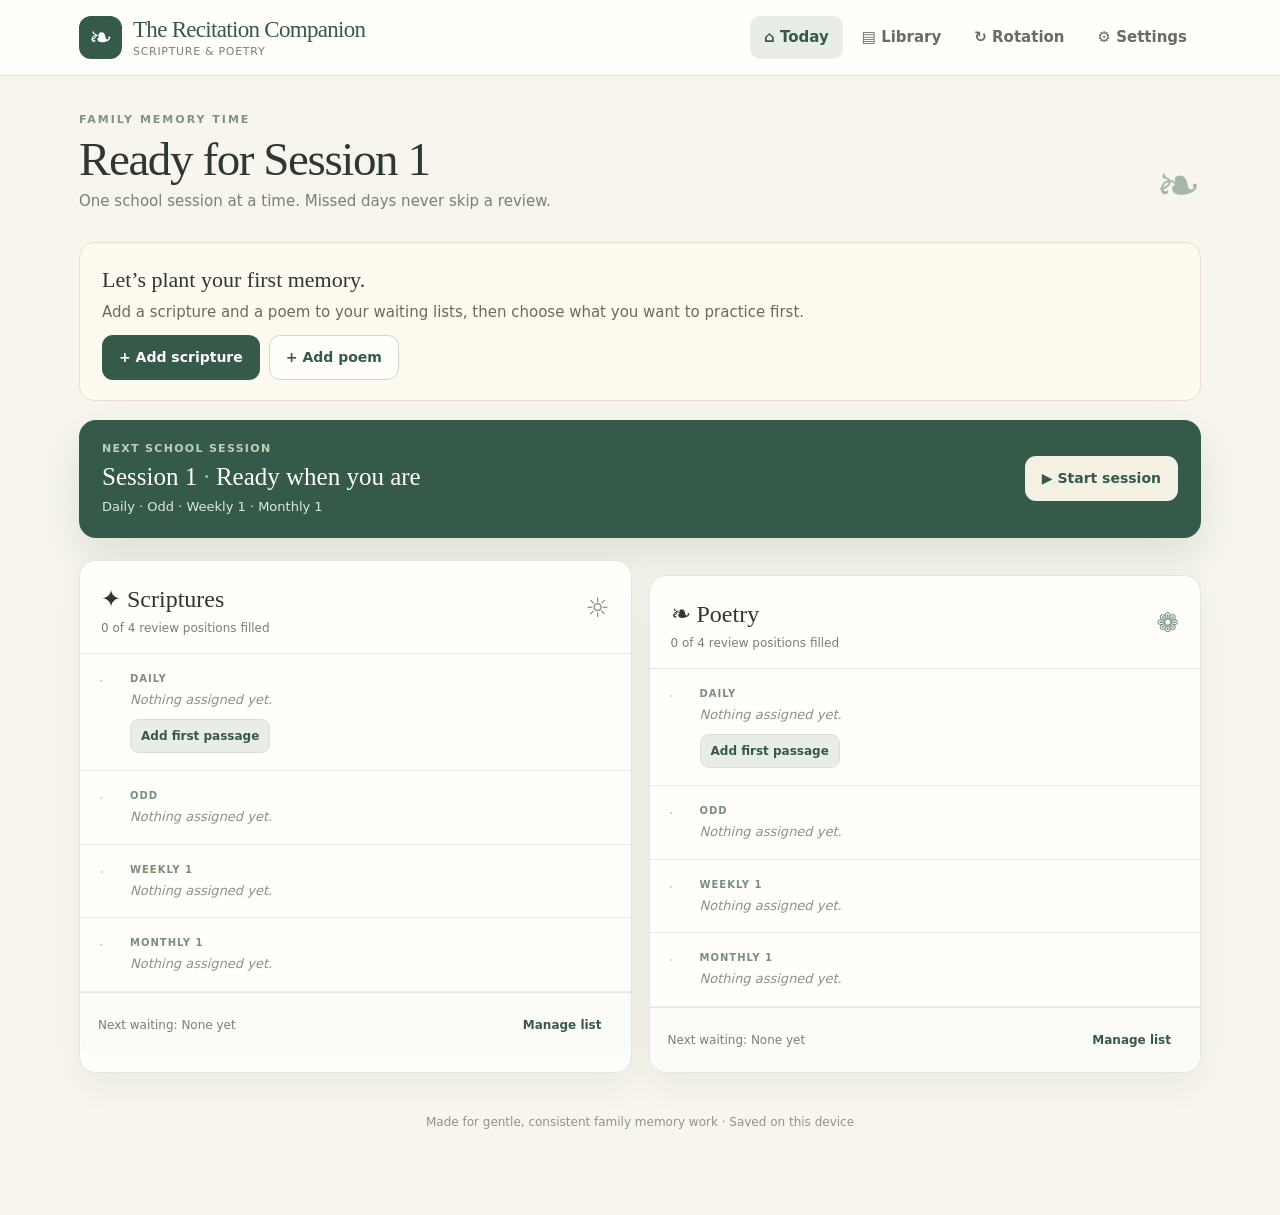
<file: index.html>
<!DOCTYPE html>
<html lang="en">
<head>
  <meta charset="utf-8" />
  <meta name="viewport" content="width=device-width, initial-scale=1, viewport-fit=cover" />
  <meta name="theme-color" content="#355a49" />
  <meta name="description" content="A gentle family scripture and poetry memory rotation that follows your school days." />
  <title>The Recitation Companion — Scripture & Poetry</title>
  <link rel="manifest" href="manifest.webmanifest" />
  <link rel="icon" href="icon.svg" type="image/svg+xml" />
  <link rel="apple-touch-icon" href="icon-180.png" />
  <link rel="stylesheet" href="styles.css" />
</head>
<body>
  <div id="app"></div>
  <div id="toast" class="toast" role="status" aria-live="polite"></div>
  <input id="file-import" type="file" accept=".txt,.md,.csv,text/plain,text/markdown,text/csv" hidden />
  <input id="backup-import" type="file" accept=".json,application/json" hidden />
  <script src="app.js" defer></script>
</body>
</html>
</file>
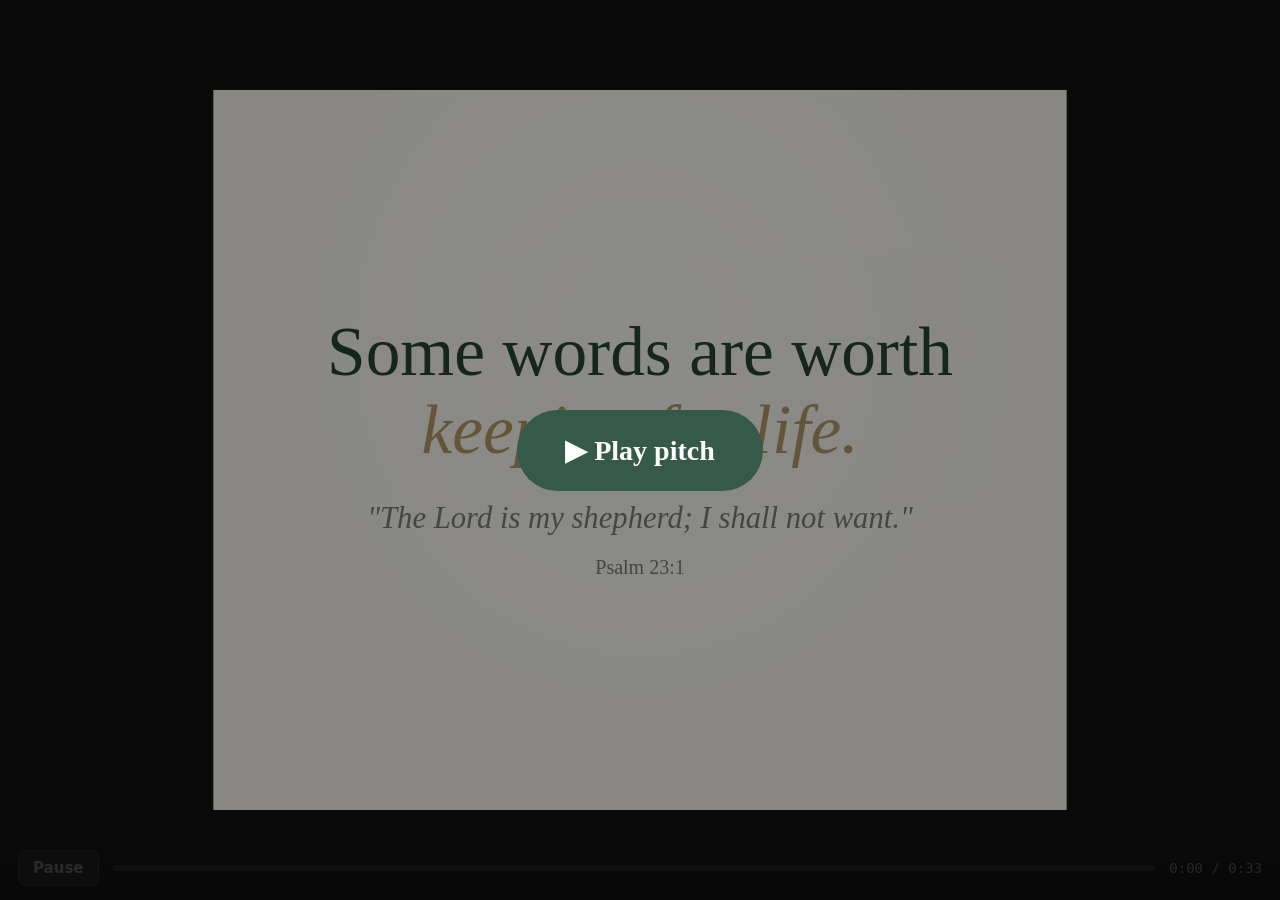
<file: pitch/pitch-animation.html>
<!doctype html>
<html lang="en">
<head>
<meta charset="utf-8">
<meta name="viewport" content="width=device-width,initial-scale=1">
<title>Recitation Companion Pitch</title>
<style>
:root{--forest:#355a49;--forest-dark:#274536;--sage:#7c967f;--soft-green:#e8eee5;--cream:#f7f5ee;--paper:#fffefa;--ink:#2d3830;--muted:#788078;--gold:#b59b66;--rose:#f3e6e1;--border:#e4e6df}
*{box-sizing:border-box;margin:0;padding:0}
html,body{height:100%;background:#111;color:var(--ink);font-family:ui-sans-serif,system-ui,-apple-system,"Segoe UI",sans-serif;overflow:hidden}
#wrap{position:fixed;inset:0;display:flex;align-items:center;justify-content:center}
#stage{width:1920px;height:1080px;position:relative;background:radial-gradient(ellipse at 50% 35%,var(--paper) 0%,var(--cream) 70%);overflow:hidden;transform-origin:center}
.scene{position:absolute;inset:0;display:flex;align-items:center;justify-content:center;opacity:0;transition:opacity .7s ease}
.scene.on{opacity:1}
.serif{font-family:Georgia,"Times New Roman",serif}
h1{font-family:Georgia,serif;font-size:104px;font-weight:400;line-height:1.12;text-align:center;color:var(--forest-dark)}
h2{font-family:Georgia,serif;font-size:70px;font-weight:400;line-height:1.15;color:var(--forest-dark)}
em{color:var(--gold);font-style:italic}
p.lead{font-size:38px;color:var(--muted);margin-top:28px;line-height:1.4}
.rise{opacity:0;transform:translateY(34px)}
.on .rise{animation:rise .9s cubic-bezier(.2,.8,.2,1) forwards}
@keyframes rise{to{opacity:1;transform:none}}
.d1{animation-delay:.3s!important}.d2{animation-delay:.9s!important}.d3{animation-delay:1.5s!important}.d4{animation-delay:2.1s!important}.d5{animation-delay:2.7s!important}
.split{display:flex;gap:110px;align-items:center;width:1620px}
.split .copy{flex:1}
.phone{width:540px;height:920px;border-radius:64px;background:var(--cream);border:2px solid var(--border);box-shadow:0 40px 110px rgba(50,68,52,.18),0 0 0 14px #fff;padding:54px 34px;display:flex;flex-direction:column;gap:18px;overflow:hidden}
.ph-head{font-family:Georgia,serif;font-size:40px;color:var(--forest-dark)}
.ph-sub{font-size:22px;color:var(--muted);margin-top:-10px}
.card{background:var(--paper);border:2px solid var(--border);border-radius:20px;padding:18px 22px;display:flex;gap:18px;align-items:flex-start;transition:background .4s,border-color .4s}
.card .box{width:34px;height:34px;border-radius:10px;border:3px solid var(--sage);flex:none;margin-top:4px;display:flex;align-items:center;justify-content:center;color:#fff;font-size:24px;transition:background .3s}
.card.done{background:var(--soft-green);border-color:var(--sage)}
.card.done .box{background:var(--forest);border-color:var(--forest)}
.card .tag{font-size:18px;letter-spacing:2px;text-transform:uppercase;color:var(--gold);font-weight:700}
.card .ttl{font-family:Georgia,serif;font-size:28px;color:var(--ink);margin-top:2px}
.card .txt{font-family:Georgia,serif;font-style:italic;font-size:21px;color:var(--muted);margin-top:4px;line-height:1.35}
.btn{margin-top:auto;text-align:center;font-size:28px;font-weight:700;padding:20px;border-radius:20px;background:var(--forest);color:#fff;transition:background .3s}
.verse{font-family:Georgia,serif;font-style:italic;font-size:46px;color:var(--muted);text-align:center;line-height:1.5;margin-top:40px}
/* ladder */
.ladder{display:flex;align-items:center;gap:0;margin-top:170px;position:relative}
.stage-pill{width:230px;height:130px;border-radius:24px;background:var(--paper);border:2px solid var(--border);display:flex;flex-direction:column;align-items:center;justify-content:center;font-family:Georgia,serif;font-size:34px;color:var(--forest-dark);position:relative;z-index:1}
.stage-pill small{font-family:ui-sans-serif,system-ui,sans-serif;font-size:18px;color:var(--muted);margin-top:6px}
.arrow{width:70px;height:3px;background:var(--sage);position:relative}
.arrow::after{content:"";position:absolute;right:-2px;top:-8px;border:9px solid transparent;border-left:12px solid var(--sage)}
.token{position:absolute;top:-92px;width:200px;padding:12px 16px;border-radius:16px;background:var(--forest);color:#fff;font-family:Georgia,serif;font-size:22px;text-align:center;box-shadow:0 12px 30px rgba(39,69,54,.3);transition:left .9s cubic-bezier(.5,0,.2,1);z-index:2}
.grid4{display:grid;grid-template-columns:repeat(2,600px);gap:32px;margin-top:56px}
.tile{background:var(--paper);border:2px solid var(--border);border-radius:26px;padding:36px 40px;font-family:Georgia,serif;font-size:38px;color:var(--forest-dark)}
.tile small{display:block;font-family:ui-sans-serif,system-ui,sans-serif;font-size:26px;color:var(--muted);margin-top:10px}
.logo{width:180px;height:180px;border-radius:44px;margin:0 auto 46px;display:block;box-shadow:0 18px 60px rgba(53,90,73,.25)}
.rule{width:120px;height:2px;background:var(--gold);margin:34px auto}
/* controls */
#hud{position:fixed;left:0;right:0;bottom:0;padding:14px 18px;display:flex;gap:14px;align-items:center;background:linear-gradient(transparent,rgba(0,0,0,.6));opacity:.25;transition:opacity .3s}
#hud:hover{opacity:1}
#hud button{font:600 15px system-ui,sans-serif;color:#fff;background:#333;border:1px solid #555;border-radius:8px;padding:8px 14px;cursor:pointer}
#prog{flex:1;height:6px;background:#444;border-radius:3px;cursor:pointer;position:relative}
#prog i{position:absolute;left:0;top:0;bottom:0;background:var(--gold);border-radius:3px;width:0}
#clock{font:14px ui-monospace,monospace;color:#ddd;min-width:90px;text-align:right}
#start{position:fixed;inset:0;display:flex;align-items:center;justify-content:center;background:rgba(0,0,0,.45);z-index:5}
#start button{font:700 28px Georgia,serif;padding:24px 48px;border-radius:999px;border:0;background:var(--forest);color:#fff;cursor:pointer}
@media (prefers-reduced-motion:reduce){.on .rise{animation-duration:.01s}}
</style>
</head>
<body>
<div id="wrap"><div id="stage">

  <section class="scene" id="s1" data-start="0" data-end="5.5">
    <div>
      <h1 class="rise">Some words are worth<br><em>keeping for life.</em></h1>
      <div class="verse rise d3">"The Lord is my shepherd; I shall not want."<br><span style="font-size:30px;font-style:normal">Psalm 23:1</span></div>
    </div>
  </section>

  <section class="scene" id="s2" data-start="5.5" data-end="9.5">
    <div style="text-align:center">
      <img class="logo rise" src="../icon-512.png" alt="">
      <h1 class="rise d1">The Recitation Companion</h1>
      <div class="rule rise d2"></div>
      <p class="lead rise d2 serif" style="font-style:italic;margin-top:0">A living treasury of scripture &amp; poetry</p>
    </div>
  </section>

  <section class="scene" id="s3" data-start="9.5" data-end="18">
    <div class="split">
      <div class="phone">
        <div class="ph-head">Today</div>
        <div class="ph-sub">Session 12 · scripture &amp; poetry</div>
        <div class="card" id="c1"><div class="box">✓</div><div><div class="tag">Daily</div><div class="ttl">Psalm 23</div><div class="txt">He maketh me to lie down in green pastures…</div></div></div>
        <div class="card" id="c2"><div class="box">✓</div><div><div class="tag">Even</div><div class="ttl">Who Has Seen the Wind?</div><div class="txt">Neither I nor you…</div></div></div>
        <div class="card" id="c3"><div class="box">✓</div><div><div class="tag">Weekly 4</div><div class="ttl">Matthew 5:14–16</div><div class="txt">Ye are the light of the world…</div></div></div>
        <div class="card" id="c4"><div class="box">✓</div><div><div class="tag">Monthly 12</div><div class="ttl">My Shadow</div><div class="txt">I have a little shadow that goes in and out with me…</div></div></div>
        <div class="btn" id="finish">Finish session</div>
      </div>
      <div class="copy">
        <h2 class="rise">Open it each morning.<br><em>Today's review is waiting.</em></h2>
        <p class="lead rise d2">One new piece to learn, plus the right older ones to keep them fresh: odd and even days, weekly, monthly.</p>
        <p class="lead rise d4">Check them off together, then finish the session.</p>
      </div>
    </div>
  </section>

  <section class="scene" id="s4" data-start="18" data-end="25">
    <div style="text-align:center">
      <h2 class="rise">Every piece climbs the ladder <em>at your pace.</em></h2>
      <div class="ladder rise d1" id="ladder">
        <div class="token" id="token">Psalm 23</div>
        <div class="stage-pill">Daily<small>every session</small></div><div class="arrow"></div>
        <div class="stage-pill">Odd / Even<small>every other</small></div><div class="arrow"></div>
        <div class="stage-pill">Weekly<small>1 of 4</small></div><div class="arrow"></div>
        <div class="stage-pill">Monthly<small>1 of 16</small></div><div class="arrow"></div>
        <div class="stage-pill" style="border-color:var(--gold)">Kept<small>completed</small></div>
      </div>
      <p class="lead rise d3" style="margin-top:70px">You choose when a piece is ready to advance. Scripture and poetry run on separate tracks.</p>
    </div>
  </section>

  <section class="scene" id="s5" data-start="25" data-end="29.5">
    <div style="text-align:center">
      <h2 class="rise">Missed a day? <em>Nothing slips.</em></h2>
      <div class="grid4">
        <div class="tile rise d1">Sessions, not dates<small>pick up right where you stopped</small></div>
        <div class="tile rise d2">Long passages<small>split into stanzas you can group</small></div>
        <div class="tile rise d3">No account<small>works offline, on any phone</small></div>
        <div class="tile rise d4">Yours to keep<small>back up the whole library anytime</small></div>
      </div>
    </div>
  </section>

  <section class="scene" id="s6" data-start="29.5" data-end="33.5">
    <div style="text-align:center">
      <img class="logo rise" src="../icon-512.png" alt="">
      <h1 class="rise d1">Words worth learning.<br><em>Words worth keeping.</em></h1>
      <p class="lead rise d2 serif">The Recitation Companion</p>
    </div>
  </section>

</div></div>

<div id="hud"><button id="playBtn">Pause</button><div id="prog"><i></i></div><div id="clock">0:00</div></div>
<div id="start"><button>▶ Play pitch</button></div>

<script>
(function(){
var DUR=33, stage=document.getElementById('stage'), scenes=[].slice.call(document.querySelectorAll('.scene'));
function fit(){var s=Math.min(innerWidth/1920,innerHeight/1080);stage.style.transform='scale('+s+')'}
addEventListener('resize',fit);fit();
var t=0,playing=false,last=0;
function fmt(s){s=Math.max(0,Math.floor(s));return Math.floor(s/60)+':'+('0'+s%60).slice(-2)}
var token=document.getElementById('token'),pills=document.querySelectorAll('.stage-pill');
function scene3(lt){
  ['c1','c2','c3','c4'].forEach(function(id,i){document.getElementById(id).classList.toggle('done',lt>2.2+i*1.1)});
  var f=document.getElementById('finish'),fin=lt>7;
  f.textContent=fin?'✓ Session 12 saved':'Finish session';f.style.background=fin?'var(--gold)':'var(--forest)';
}
function scene4(lt){
  var step=Math.max(0,Math.min(4,Math.floor((lt-1.4)/1.2)));
  var p=pills[step];token.style.left=(p.offsetLeft+p.offsetWidth/2-100)+'px';
  token.textContent=step===4?'Psalm 23 · kept':'Psalm 23';
}
function render(){
  scenes.forEach(function(s){var on=t>=+s.dataset.start&&t<+s.dataset.end;if(on!==s.classList.contains('on'))s.classList.toggle('on',on)});
  if(t>=9.5&&t<18)scene3(t-9.5);
  if(t>=18&&t<25)scene4(t-18);
  document.querySelector('#prog i').style.width=(t/DUR*100)+'%';
  document.getElementById('clock').textContent=fmt(t)+' / '+fmt(DUR);
}
function loop(now){if(!playing)return;t+=(now-last)/1000;last=now;if(t>=DUR){t=DUR;playing=false;document.getElementById('playBtn').textContent='Replay'}render();if(playing)requestAnimationFrame(loop)}
function play(){if(t>=DUR)seek(0);playing=true;last=performance.now();document.getElementById('playBtn').textContent='Pause';requestAnimationFrame(loop)}
function pause(){playing=false;document.getElementById('playBtn').textContent='Play'}
function seek(x){t=x;scenes.forEach(function(s){s.classList.remove('on')});void stage.offsetWidth;render()}
document.querySelector('#start button').onclick=function(){document.getElementById('start').remove();play()};
document.getElementById('playBtn').onclick=function(){playing?pause():play()};
document.getElementById('prog').onclick=function(e){var r=this.getBoundingClientRect();seek((e.clientX-r.left)/r.width*DUR)};
addEventListener('keydown',function(e){if(e.code==='Space'){e.preventDefault();playing?pause():play()}});
var m=location.hash.match(/t=([\d.]+)/); // #t=N : still frame, for previews
if(m){document.getElementById('start').remove();document.getElementById('hud').style.display='none';t=+m[1];document.querySelectorAll('.rise').forEach(function(r){r.style.animation='none';r.style.opacity=1;r.style.transform='none'});scenes.forEach(function(s){s.style.transition='none'});token.style.transition='none';render()}
else render();
})();
</script>
</body>
</html>
</file>
<file: styles.css>
:root{--forest:#355a49;--forest-dark:#274536;--sage:#7c967f;--soft-green:#e8eee5;--cream:#f7f5ee;--paper:#fffefa;--ink:#2d3830;--muted:#788078;--gold:#b59b66;--rose:#f3e6e1;--border:#e4e6df;--shadow:0 12px 36px rgba(50,68,52,.06);--radius:17px}
*{box-sizing:border-box}html{scroll-behavior:smooth}body{margin:0;background:var(--cream);color:var(--ink);font-family:ui-sans-serif,system-ui,-apple-system,BlinkMacSystemFont,"Segoe UI",sans-serif;font-size:15px;line-height:1.5}button,input,textarea,select{font:inherit}button{cursor:pointer}button:disabled{opacity:.45;cursor:not-allowed}a{color:var(--forest)}.shell{min-height:100vh}.app-header{background:var(--paper);border-bottom:1px solid var(--border);position:sticky;top:0;z-index:15}.topbar{max-width:1170px;margin:auto;padding:16px 24px;display:flex;align-items:center;gap:22px;justify-content:space-between}.brand{display:flex;gap:11px;align-items:center;text-decoration:none;color:var(--forest)}.brand-icon{display:grid;place-items:center;width:43px;height:43px;border-radius:12px;background:var(--forest);color:white;font-family:Georgia,serif;font-size:28px}.brand-words{display:flex;flex-direction:column;line-height:1.13}.brand strong{font-family:Georgia,serif;font-size:23px;font-weight:normal;letter-spacing:-.7px}.brand small{color:var(--muted);font-size:11px;letter-spacing:.7px;text-transform:uppercase;margin-top:3px}.navigation{display:flex;gap:5px;align-items:center}.nav-btn{background:none;border:0;padding:10px 14px;color:#636f65;border-radius:11px;font-weight:600}.nav-btn:hover{background:var(--soft-green)}.nav-btn.active{background:var(--soft-green);color:var(--forest)}.main{max-width:1170px;margin:0 auto;padding:36px 24px 84px}.hero{display:flex;align-items:end;justify-content:space-between;gap:16px;margin-bottom:29px}.eyebrow{font-size:11px;letter-spacing:2px;text-transform:uppercase;color:var(--sage);font-weight:800}.hero h1{margin:4px 0 5px;font-family:Georgia,"Times New Roman",serif;font-size:clamp(32px,4.5vw,47px);letter-spacing:-1.4px;line-height:1.12;font-weight:normal}.hero p{color:var(--muted);margin:0;max-width:630px}.hero-art{color:var(--sage);opacity:.65;font-size:54px;line-height:1}.btn{border:1px solid transparent;display:inline-flex;align-items:center;justify-content:center;gap:8px;border-radius:11px;padding:11px 16px;font-size:14px;font-weight:650;background:var(--forest);color:white;text-decoration:none;transition:background .12s,transform .12s}.btn:hover:not(:disabled){background:var(--forest-dark);transform:translateY(-1px)}.btn.secondary{background:var(--soft-green);color:var(--forest);border-color:#d7e2d7}.btn.secondary:hover{background:#dce6db}.btn.outline{background:var(--paper);border-color:#cfd8ce;color:var(--forest)}.btn.outline:hover{background:var(--soft-green)}.btn.ghost{background:transparent;color:var(--forest)}.btn.ghost:hover{background:var(--soft-green)}.btn.danger{background:#9f514c;color:#fff}.btn.small{padding:7px 10px;font-size:12px;border-radius:9px}.btn.icon{padding:6px 10px;min-width:35px}.btn.wide{width:100%}.actions{display:flex;gap:9px;align-items:center;flex-wrap:wrap}.card{border:1px solid var(--border);border-radius:var(--radius);background:var(--paper);box-shadow:var(--shadow)}.card.pad{padding:23px}.card+.card{margin-top:15px}.flex{display:flex;gap:12px;align-items:center}.between{justify-content:space-between}.stack{display:flex;flex-direction:column;gap:14px}.muted{color:var(--muted)}.small-text{font-size:12px}.micro{font-size:11px}.caps{text-transform:uppercase;letter-spacing:1.3px;font-weight:800;font-size:11px}.section-title{font-family:Georgia,serif;font-weight:normal;font-size:23px;margin:0 0 16px}.panel-grid{display:grid;grid-template-columns:repeat(2,minmax(0,1fr));gap:17px}.stat-band{background:var(--forest);padding:21px 23px;border-radius:var(--radius);display:flex;justify-content:space-between;gap:18px;align-items:center;color:#fff;margin-bottom:22px;box-shadow:0 18px 42px #355a4920}.stat-band h2{font-family:Georgia,serif;font-size:25px;font-weight:normal;margin:0 0 2px}.stat-band p{margin:0;color:#dbe9dc;font-size:13px}.stat-band .btn{background:#f4f0e4;color:var(--forest)}.track-header{padding:20px 21px 16px;display:flex;align-items:center;justify-content:space-between;border-bottom:1px solid var(--border)}.track-name{font-family:Georgia,serif;font-size:24px;font-weight:normal;margin:0}.track-sub{font-size:12px;color:var(--muted);margin-top:2px}.track-symbol{font-size:27px;color:var(--sage)}.review-card{padding:17px 19px;border-bottom:1px solid #ebeee8;display:flex;gap:12px;align-items:flex-start}.review-card:last-child{border-bottom:0}.review-card.done{background:#f3f6f1}.check-input{width:19px;height:19px;accent-color:var(--forest);margin:3px 0 0;flex-shrink:0;cursor:pointer}.review-content{flex:1;min-width:0}.slot-tag{font-size:10px;text-transform:uppercase;letter-spacing:1px;font-weight:800;color:#769178;margin-bottom:4px}.review-title{font-size:15px;font-weight:700;line-height:1.4}.review-ref{font-size:12px;color:var(--muted);margin-top:3px}.review-actions{display:flex;gap:6px;flex-wrap:wrap;margin-top:10px}.empty-slot{font-size:13px;color:#8a9388;font-style:italic}.inset-note{background:#f0f3ed;border-radius:11px;padding:13px 15px;color:#536554;font-size:13px}.card-foot{padding:15px 18px;background:#fbfcf8;border-radius:0 0 var(--radius) var(--radius);border-top:1px solid var(--border)}.dash-intro{background:#fffaf0;border:1px solid #e8dfc8;border-radius:15px;padding:20px 22px;margin-bottom:19px}.dash-intro h3{font-family:Georgia,serif;font-size:22px;font-weight:normal;margin:0 0 5px}.dash-intro p{color:#6b6a5e;margin:0 0 12px}.badge{padding:4px 8px;font-size:11px;border-radius:20px;font-weight:750;background:var(--soft-green);color:var(--forest);white-space:nowrap}.badge.gold{background:#f3ebd8;color:#8d7040}.badge.gray{background:#f1f2ee;color:#747d74}.badge.rose{background:#f9e9e4;color:#925d58}.tabbar{display:flex;gap:7px;background:#edeee8;border-radius:12px;padding:5px;width:max-content;max-width:100%;margin-bottom:18px}.tabbar button{border:0;padding:9px 17px;background:transparent;color:#69736a;border-radius:9px;font-weight:650}.tabbar button.active{background:var(--paper);box-shadow:0 1px 4px #0000000e;color:var(--forest)}.item-row{display:flex;align-items:center;gap:12px;padding:14px 16px;border:1px solid var(--border);border-radius:12px;background:var(--paper)}.item-row+.item-row{margin-top:9px}.item-row[draggable="true"]{cursor:grab}.item-row.dragging{opacity:.4}.number{width:29px;height:29px;border-radius:8px;background:var(--soft-green);display:grid;place-items:center;color:var(--forest);font-size:12px;font-weight:800;flex-shrink:0}.item-copy{flex:1;min-width:0}.item-copy strong{display:block;overflow:hidden;text-overflow:ellipsis;white-space:nowrap;font-size:14px}.item-copy p{margin:2px 0 0;color:var(--muted);font-size:12px}.item-row .controls{display:flex;gap:4px;align-items:center}.slot-grid{display:grid;grid-template-columns:repeat(2,minmax(0,1fr));gap:11px}.slot-box{border:1px solid var(--border);background:var(--paper);border-radius:12px;padding:14px}.slot-box.tonight{border-color:#9eb5a0;background:#f5f8f3}.slot-box strong{font-size:12px;color:var(--forest)}.slot-box p{font-size:13px;min-height:19px;margin:6px 0 10px}.slot-box .btn{font-size:11px}.field{display:flex;flex-direction:column;gap:7px}.field label{font-size:12px;font-weight:750;color:#516156}.field input,.field textarea,.field select{width:100%;border-radius:10px;border:1px solid #cbd4ca;padding:11px 12px;background:#fff;color:var(--ink);outline-color:#759581}.field textarea{min-height:155px;resize:vertical;line-height:1.65}.form-grid{display:grid;grid-template-columns:repeat(2,minmax(0,1fr));gap:15px}.settings-grid{display:grid;grid-template-columns:repeat(2,minmax(0,1fr));gap:18px}.settings-option{padding:16px;border-radius:12px;border:1px solid var(--border)}.settings-option h3{font-family:Georgia,serif;font-size:20px;font-weight:normal;margin:0 0 8px}.settings-option p{font-size:12px;color:var(--muted);margin:8px 0 0}.switchline{display:flex;gap:10px;align-items:flex-start}.switchline input{accent-color:var(--forest);width:19px;height:19px;flex-shrink:0}.work-list{display:flex;flex-direction:column;gap:9px}.text-preview{white-space:pre-wrap;font-family:Georgia,serif;font-size:17px;line-height:1.85;margin:0}.empty{padding:36px 25px;text-align:center;border:1px dashed #d1dace;background:#fbfcf8;border-radius:14px}.empty .drawing{color:#9eb59d;font-size:42px}.empty h3{font-family:Georgia,serif;font-weight:normal;font-size:22px;margin:6px 0}.empty p{color:var(--muted);margin:0 0 17px;font-size:13px}.modal-bg{position:fixed;inset:0;z-index:35;background:#1d2e24a4;display:flex;align-items:center;justify-content:center;padding:15px;overscroll-behavior:contain}.modal{background:var(--paper);border-radius:20px;max-height:min(92vh,880px);overflow:auto;width:min(100%,690px);box-shadow:0 30px 100px #1b392b44}.modal.wide-modal{width:min(100%,800px)}.modal-head{display:flex;justify-content:space-between;align-items:center;padding:20px 24px;border-bottom:1px solid var(--border);position:sticky;top:0;background:var(--paper);z-index:1}.modal-head h2{font-family:Georgia,serif;font-weight:normal;font-size:26px;margin:0}.modal-body{padding:24px}.modal-footer{padding:16px 24px;border-top:1px solid var(--border);display:flex;flex-wrap:wrap;gap:10px;justify-content:flex-end;position:sticky;bottom:0;background:var(--paper)}.part-row{display:flex;gap:11px;align-items:flex-start;border:1px solid var(--border);border-radius:10px;padding:10px 12px;margin-top:8px}.part-row input{width:17px;height:17px;accent-color:var(--forest);margin-top:4px}.part-row .part-content{white-space:pre-wrap;font-family:Georgia,serif;font-size:14px;line-height:1.5;max-height:130px;overflow:auto;flex:1}.practice-text{font-family:Georgia,serif;font-size:19px;white-space:pre-wrap;line-height:1.9;margin:14px 0 20px}.practice-text.hidden-words{color:transparent;text-shadow:0 0 12px #33463633;user-select:none}.practice-text.first-letters{letter-spacing:3px;color:var(--forest)}.help{border-left:3px solid #c2cfbf;padding:3px 0 3px 12px;color:var(--muted);font-size:13px}.toast{position:fixed;left:50%;bottom:26px;z-index:70;transform:translateX(-50%) translateY(20px);background:var(--forest-dark);color:white;padding:12px 18px;border-radius:12px;box-shadow:0 10px 40px #1f342e44;opacity:0;pointer-events:none;transition:opacity .2s,transform .2s;max-width:90%;text-align:center}.toast.show{opacity:1;transform:translateX(-50%) translateY(0)}.divider{height:1px;background:var(--border);margin:16px 0}.search{max-width:410px}.small-hint{font-size:12px;color:var(--muted);margin-top:7px}.pill-row{display:flex;gap:8px;flex-wrap:wrap}.pill{padding:6px 10px;border-radius:20px;background:#eef2eb;color:#42644b;font-size:12px}.queue-panel{display:grid;grid-template-columns:minmax(0,1.1fr) minmax(0,.9fr);gap:18px}.footer-note{text-align:center;font-size:12px;color:#8b958b;margin-top:40px}.mobile-nav{display:none}.screen-reader{position:absolute;left:-9999px}.list-head{display:flex;justify-content:space-between;gap:12px;align-items:center;margin-bottom:13px}.preview-rows{display:grid;grid-template-columns:1fr 1fr;gap:9px}.preview-cell{padding:10px 12px;background:#f4f7f2;border-radius:10px}.preview-cell strong{font-size:11px;text-transform:uppercase;color:#6c866e}.preview-cell div{font-size:13px;margin-top:3px}.warning{background:#faf1e5;padding:13px 15px;border-radius:11px;border:1px solid #ecdec3;color:#806744;font-size:13px}
@media(max-width:900px){.navigation{gap:0}.nav-btn{padding:9px 10px}.queue-panel{grid-template-columns:1fr}.main{padding-top:27px}}@media(max-width:650px){.topbar{padding:11px 16px}.brand strong{font-size:21px}.brand small{font-size:9px}.navigation{display:none}.main{padding:24px 14px 105px}.hero{margin-bottom:19px}.hero-art{display:none}.panel-grid,.form-grid,.settings-grid,.preview-rows{grid-template-columns:1fr}.stat-band{padding:18px;align-items:flex-start}.stat-band h2{font-size:23px}.stat-band .btn{padding:10px 11px}.card.pad{padding:18px}.mobile-nav{display:flex;position:fixed;z-index:20;bottom:0;left:0;right:0;background:var(--paper);border-top:1px solid var(--border);justify-content:space-around;padding:7px 6px max(8px,env(safe-area-inset-bottom))}.mobile-nav button{background:none;border:0;color:var(--muted);display:flex;flex-direction:column;align-items:center;gap:2px;padding:5px 8px;border-radius:9px;font-size:10px;font-weight:700;min-width:68px}.mobile-nav button.active{color:var(--forest);background:var(--soft-green)}.mobile-nav button span:first-child{font-size:18px}.item-row{padding:10px 9px;gap:6px}.item-row .controls{gap:1px}.item-row .btn.icon{min-width:25px;padding:6px}.modal{max-height:92dvh;border-radius:16px}.modal-body{padding:16px}.modal-head{padding:16px}.modal-footer{padding:13px}.slot-grid{grid-template-columns:1fr}.track-header{padding:17px}.review-card{padding:16px}.tabbar{width:100%;justify-content:space-around}.tabbar button{flex:1;padding:9px 11px}}@media(prefers-reduced-motion:reduce){*,*:before,*:after{transition:none!important;scroll-behavior:auto!important}}
</file>
